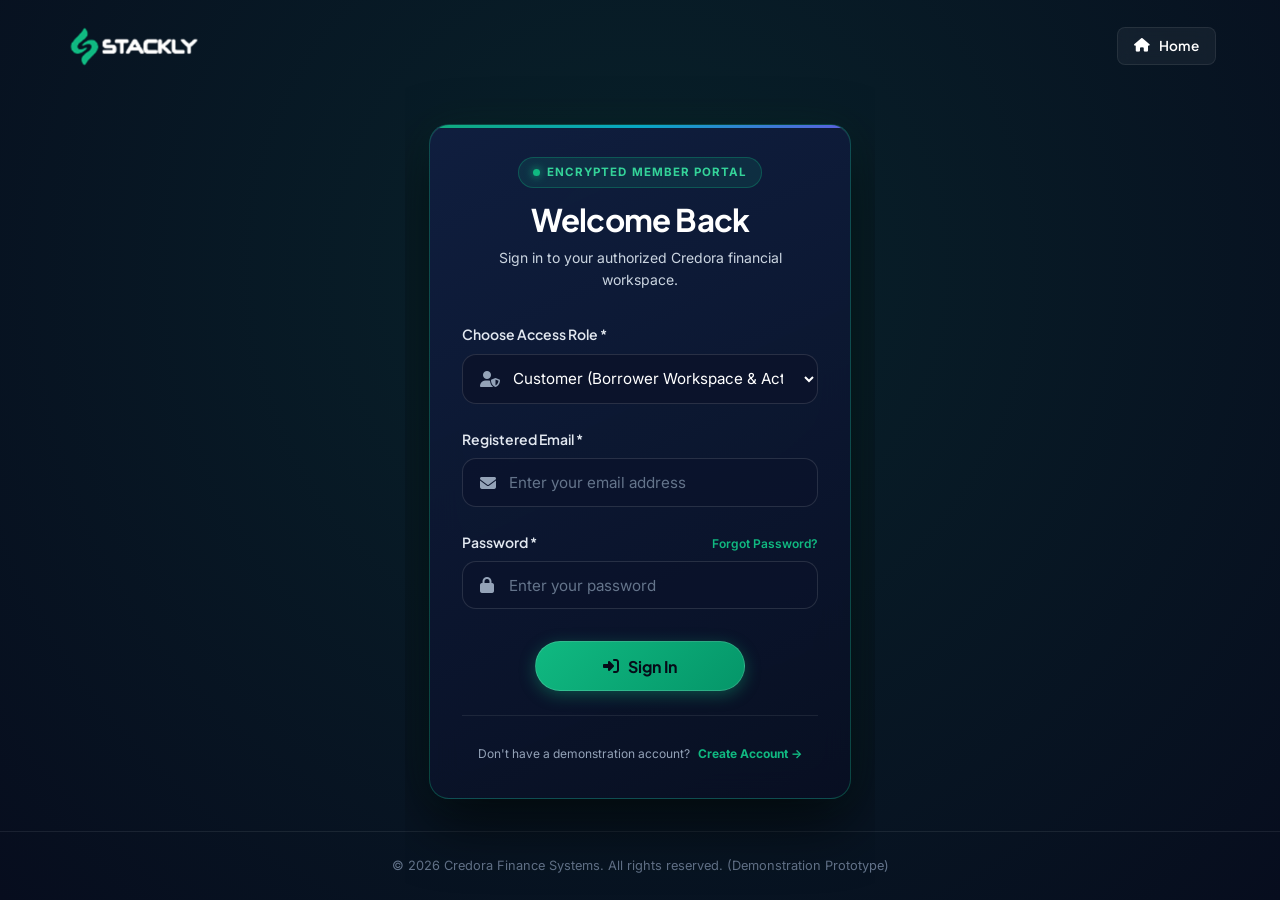
<file: login.html>
<!DOCTYPE html>
<html lang="en">
<head>
  <meta charset="UTF-8">
  <meta name="viewport" content="width=device-width, initial-scale=1.0">
  <title>Sign In — Credora Finance</title>
  <meta name="description" content="Sign in to Credora Finance's dual role-based financial portals: Admin Operations Center or Customer Workspace.">
  <meta name="keywords" content="fintech login, loan dashboard sign in, borrower login, admin portal">
  
  <link rel="icon" type="image/png" href="assets/stackly-icon.png">
  <!-- Fonts & Icons -->
  <link rel="preconnect" href="https://fonts.googleapis.com">
  <link rel="preconnect" href="https://fonts.gstatic.com" crossorigin>
  <link href="https://fonts.googleapis.com/css2?family=Inter:wght@400;500;600;700&family=Plus+Jakarta+Sans:wght@500;600;700;800&display=swap" rel="stylesheet">
  <link rel="stylesheet" href="https://cdnjs.cloudflare.com/ajax/libs/font-awesome/6.5.1/css/all.min.css">
  
  <!-- Core Styles -->
  <link rel="stylesheet" href="assets/style.css">
  <link rel="stylesheet" href="assets/responsive.css">
</head>
<body style="min-height: 100vh; display: flex; flex-direction: column; justify-content: space-between; background-color: #070D1E; background-image: radial-gradient(circle at 50% 30%, rgba(16,185,129,0.12) 0%, #070D1E 100%); background-attachment: fixed;">

  <!-- High-Tech Fintech Page Preloader -->
  <div id="pageLoader" class="page-loader" aria-hidden="true" aria-label="Loading Credora Platform">
    <div class="loader-container">
      <div class="loader-brand">
        <img src="assets/stackly-logo-white@2x.png" alt="Stackly" class="loader-logo-img">
      </div>
      <div class="loader-spinner-box">
        <div class="loader-ring-outer"></div>
        <div class="loader-ring-inner"></div>
        <img src="assets/stackly-icon.svg" alt="" class="loader-icon-core">
      </div>
      <div class="loader-progress-track">
        <div class="loader-progress-bar"></div>
      </div>
      <div class="loader-status-text">
        <span>INITIALIZING</span> <span class="pulse-word">FINTECH PLATFORM</span>
      </div>
    </div>
  </div>


  <!-- Header Minimal -->
  <header style="padding: 1.5rem 0;">
    <div class="container d-flex justify-between align-center">
      <a href="index.html" class="brand-logo" aria-label="Stackly Home">
        <img src="assets/stackly-logo-white@2x.png" alt="Stackly" class="brand-logo-img">
      </a>
      <a href="index.html" class="btn btn-secondary btn-sm"><i class="fas fa-house"></i> Home</a>
    </div>
  </header>

  <!-- Login Main Content Card -->
  <main class="container" style="max-width: 470px; margin: 2rem auto;">
    <div class="card card-glass auth-card p-4">
      
      <div class="text-center mb-4">
        <div class="auth-pill-tag"><span class="pulse-dot" style="width:7px; height:7px;"></span> Encrypted Member Portal</div>
        <h2 class="text-white mb-1" style="font-size: 1.95rem;">Welcome Back</h2>
        <p class="text-sm text-slate-300">Sign in to your authorized Credora financial workspace.</p>
      </div>

      <form id="loginForm" novalidate>
        
        <!-- Access Role Selection -->
        <div class="form-group mb-3">
          <label class="form-label" for="loginRole">Choose Access Role *</label>
          <div class="input-with-icon">
            <i class="fas fa-user-shield input-icon"></i>
            <select id="loginRole" class="form-control" required style="background:#0B132B;">
              <option value="Customer" selected>Customer (Borrower Workspace & Active Loans)</option>
              <option value="Admin">Administrator (Credit & Lending Operations Center)</option>
            </select>
          </div>
          <div class="form-error"></div>
        </div>

        <!-- Email -->
        <div class="form-group mb-3">
          <label class="form-label" for="loginEmail">Registered Email *</label>
          <div class="input-with-icon">
            <i class="fas fa-envelope input-icon"></i>
            <input type="email" id="loginEmail" class="form-control" placeholder="Enter your email address" autocomplete="email" required>
          </div>
          <div class="form-error"></div>
        </div>

        <!-- Password -->
        <div class="form-group mb-4">
          <div class="d-flex justify-between align-center mb-1">
            <label class="form-label mb-0" for="loginPassword">Password *</label>
            <a href="404.html" class="text-xs text-emerald font-semibold">Forgot Password?</a>
          </div>
          <div class="input-with-icon">
            <i class="fas fa-lock input-icon"></i>
            <input type="password" id="loginPassword" class="form-control" placeholder="Enter your password" autocomplete="current-password" required>
          </div>
          <div class="form-error"></div>
        </div>

        <!-- Compact Centered Submit Button (Functional Exception to CTA Rule) -->
        <div class="text-center mb-3">
          <button type="submit" class="btn btn-primary btn-auth-submit" id="btnLoginSubmit">
            <i class="fas fa-right-to-bracket"></i> Sign In
          </button>
        </div>

        <div class="text-center pt-3" style="border-top:1px solid rgba(255,255,255,0.08);">
          <span class="text-xs text-slate-400">Don't have a demonstration account?</span>
          <a href="signup.html" class="text-xs text-emerald font-bold ml-1">Create Account &rarr;</a>
        </div>
      </form>

    </div>
  </main>

  <!-- Footer Minimal -->
  <footer style="padding: 1.5rem 0; border-top: var(--border-glass); text-align: center; font-size: 0.8rem; color: var(--color-slate-500);">
    <div class="container">
      &copy; 2026 Credora Finance Systems. All rights reserved. (Demonstration Prototype)
    </div>
  </footer>

  <script src="assets/validation.js"></script>
  <script src="assets/main.js"></script>
  <script src="assets/auth.js"></script>
</body>
</html>
</file>
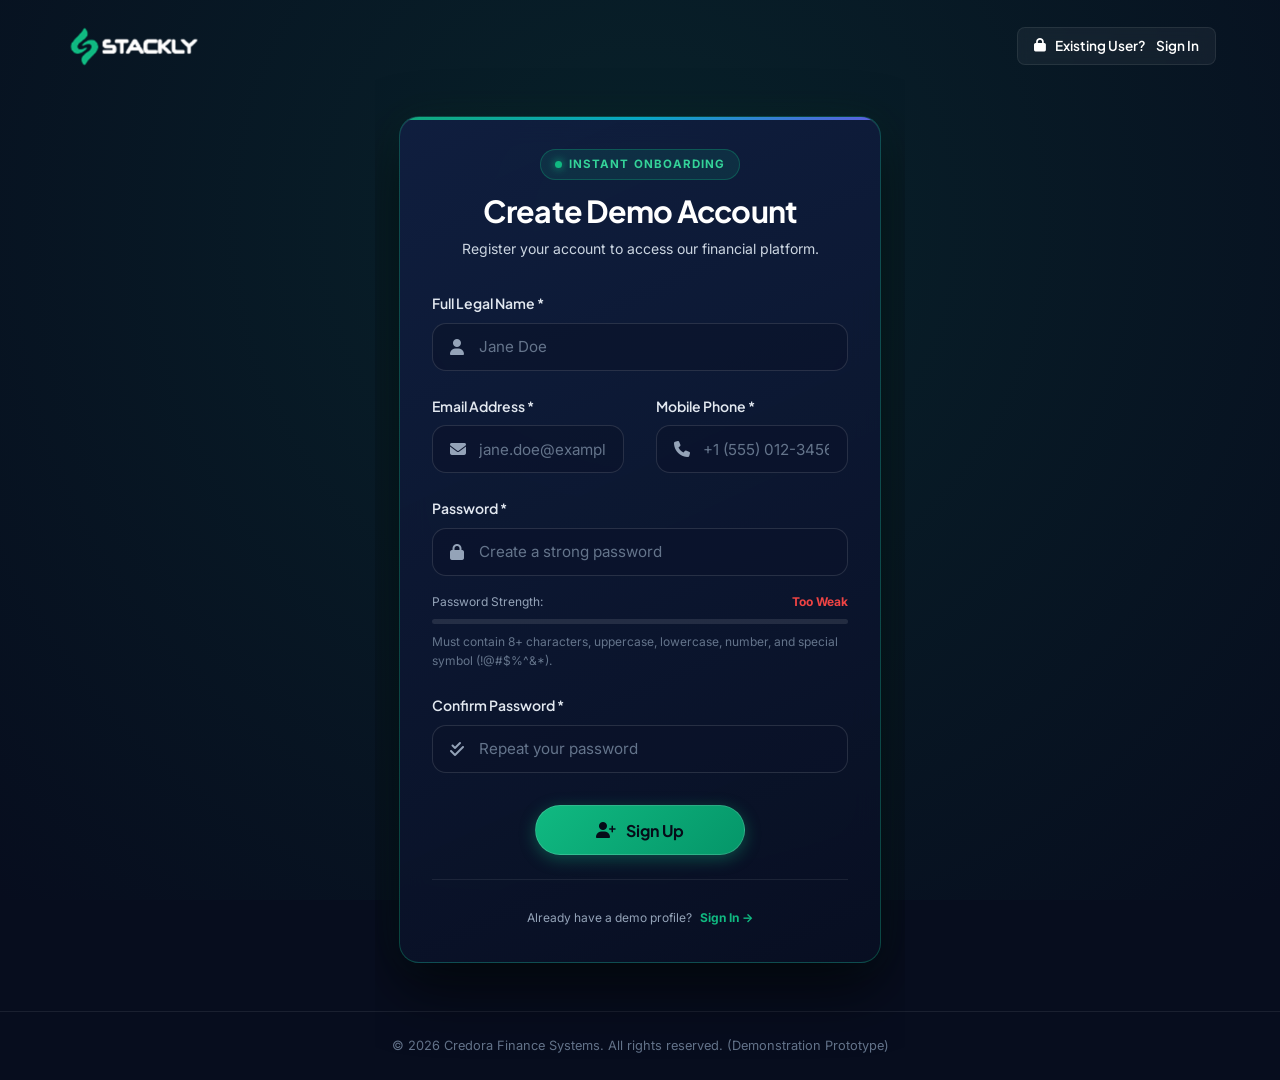
<file: signup.html>
<!DOCTYPE html>
<html lang="en">
<head>
  <meta charset="UTF-8">
  <meta name="viewport" content="width=device-width, initial-scale=1.0">
  <title>Create Demo Account — Credora Finance</title>
  <meta name="description" content="Register for a demonstration account on Credora Finance as either an Administrator or a Borrower Customer.">
  <meta name="keywords" content="fintech signup, loan platform registration, customer registration, admin account demo">
  
  <link rel="icon" type="image/png" href="assets/stackly-icon.png">
  <!-- Fonts & Icons -->
  <link rel="preconnect" href="https://fonts.googleapis.com">
  <link rel="preconnect" href="https://fonts.gstatic.com" crossorigin>
  <link href="https://fonts.googleapis.com/css2?family=Inter:wght@400;500;600;700&family=Plus+Jakarta+Sans:wght@500;600;700;800&display=swap" rel="stylesheet">
  <link rel="stylesheet" href="https://cdnjs.cloudflare.com/ajax/libs/font-awesome/6.5.1/css/all.min.css">
  
  <!-- Core Styles -->
  <link rel="stylesheet" href="assets/style.css">
  <link rel="stylesheet" href="assets/responsive.css">
</head>
<body style="min-height: 100vh; display: flex; flex-direction: column; justify-content: space-between; background-color: #070D1E; background-image: radial-gradient(circle at 50% 25%, rgba(16,185,129,0.12) 0%, #070D1E 100%); background-attachment: fixed;">

  <!-- High-Tech Fintech Page Preloader -->
  <div id="pageLoader" class="page-loader" aria-hidden="true" aria-label="Loading Credora Platform">
    <div class="loader-container">
      <div class="loader-brand">
        <img src="assets/stackly-logo-white@2x.png" alt="Stackly" class="loader-logo-img">
      </div>
      <div class="loader-spinner-box">
        <div class="loader-ring-outer"></div>
        <div class="loader-ring-inner"></div>
        <img src="assets/stackly-icon.svg" alt="" class="loader-icon-core">
      </div>
      <div class="loader-progress-track">
        <div class="loader-progress-bar"></div>
      </div>
      <div class="loader-status-text">
        <span>INITIALIZING</span> <span class="pulse-word">FINTECH PLATFORM</span>
      </div>
    </div>
  </div>


  <!-- Header Minimal -->
  <header style="padding: 1.5rem 0;">
    <div class="container d-flex justify-between align-center">
      <a href="index.html" class="brand-logo" aria-label="Stackly Home">
        <img src="assets/stackly-logo-white@2x.png" alt="Stackly" class="brand-logo-img">
      </a>
      <a href="login.html" class="btn btn-secondary btn-sm"><i class="fas fa-lock"></i> <span class="hide-on-mobile">Existing User? </span>Sign In</a>
    </div>
  </header>

  <!-- Signup Main Card -->
  <main class="container" style="max-width: 530px; margin: 1.5rem auto 3rem;">
    <div class="card card-glass auth-card p-4">
      
      <div class="text-center mb-4">
        <div class="auth-pill-tag"><span class="pulse-dot" style="width:7px; height:7px;"></span> Instant Onboarding</div>
        <h2 class="text-white mb-1" style="font-size: 1.9rem;">Create Demo Account</h2>
        <p class="text-sm text-slate-300">Register your account to access our financial platform.</p>
      </div>

      <form id="signupForm" novalidate>
        
        <!-- Full Name -->
        <div class="form-group mb-3">
          <label class="form-label" for="signupName">Full Legal Name *</label>
          <div class="input-with-icon">
            <i class="fas fa-user input-icon"></i>
            <input type="text" id="signupName" class="form-control" placeholder="Jane Doe" required>
          </div>
          <div class="form-error"></div>
        </div>

        <!-- Email & Phone Grid -->
        <div class="grid-2 mb-3">
          <div class="form-group mb-0">
            <label class="form-label" for="signupEmail">Email Address *</label>
            <div class="input-with-icon">
              <i class="fas fa-envelope input-icon"></i>
              <input type="email" id="signupEmail" class="form-control" placeholder="jane.doe@example.com" required>
            </div>
            <div class="form-error"></div>
          </div>

          <div class="form-group mb-0">
            <label class="form-label" for="signupPhone">Mobile Phone *</label>
            <div class="input-with-icon">
              <i class="fas fa-phone input-icon"></i>
              <input type="tel" id="signupPhone" class="form-control" placeholder="+1 (555) 012-3456" required>
            </div>
            <div class="form-error"></div>
          </div>
        </div>

        <!-- Password -->
        <div class="form-group mb-3">
          <label class="form-label" for="signupPassword">Password *</label>
          <div class="input-with-icon">
            <i class="fas fa-lock input-icon"></i>
            <input type="password" id="signupPassword" class="form-control" placeholder="Create a strong password" required>
          </div>
          
          <!-- Live Password Strength Indicator -->
          <div class="mt-2">
            <div class="d-flex justify-between text-xs mb-1">
              <span class="text-slate-400">Password Strength:</span>
              <span id="passwordStrengthLabel" class="font-bold text-danger">Too Weak</span>
            </div>
            <div style="height: 5px; background: rgba(255,255,255,0.1); border-radius: 3px; overflow: hidden;">
              <div id="passwordStrengthBar" style="width: 0%; height: 100%; background: #EF4444; transition: width 0.3s ease, background-color 0.3s ease;"></div>
            </div>
          </div>
          <small class="text-xs text-slate-500 d-block mt-1">
            Must contain 8+ characters, uppercase, lowercase, number, and special symbol (!@#$%^&*).
          </small>
          <div class="form-error"></div>
        </div>

        <!-- Confirm Password -->
        <div class="form-group mb-4">
          <label class="form-label" for="signupConfirmPassword">Confirm Password *</label>
          <div class="input-with-icon">
            <i class="fas fa-check-double input-icon"></i>
            <input type="password" id="signupConfirmPassword" class="form-control" placeholder="Repeat your password" required>
          </div>
          <div class="form-error"></div>
        </div>

        <!-- Compact Centered Submit Button (Functional Exception to CTA Rule) -->
        <div class="text-center mb-3">
          <button type="submit" class="btn btn-primary btn-auth-submit" id="btnSignupSubmit">
            <i class="fas fa-user-plus"></i> Sign Up
          </button>
        </div>

        <div class="text-center pt-3" style="border-top:1px solid rgba(255,255,255,0.08);">
          <span class="text-xs text-slate-400">Already have a demo profile?</span>
          <a href="login.html" class="text-xs text-emerald font-bold ml-1">Sign In &rarr;</a>
        </div>
      </form>

    </div>
  </main>

  <!-- Footer Minimal -->
  <footer style="padding: 1.5rem 0; border-top: var(--border-glass); text-align: center; font-size: 0.8rem; color: var(--color-slate-500);">
    <div class="container">
      &copy; 2026 Credora Finance Systems. All rights reserved. (Demonstration Prototype)
    </div>
  </footer>

  <script src="assets/validation.js"></script>
  <script src="assets/main.js"></script>
  <script src="assets/auth.js"></script>
</body>
</html>
</file>
<file: assets/style.css>
/* ==========================================================================
   Credora Finance — Premium Fintech Design System
   Brand: Credora Finance (Fictional Demo Brand)
   Colors: Deep Navy (#0B132B, #0F172A), Emerald Green (#10B981, #059669), Soft Off-White (#F8FAFC)
   ========================================================================== */

:root {
  /* Color Palette */
  --color-bg-dark: #070D1E;
  --color-bg-card: #0F1A36;
  --color-bg-card-hover: #16244A;
  --color-bg-card-alt: #132042;
  --color-bg-surface: #0A1227;
  --color-bg-light: #F8FAFC;
  --color-bg-light-surface: #FFFFFF;
  --color-bg-light-alt: #F1F5F9;

  /* Primary Accent: Emerald */
  --color-primary: #10B981;
  --color-primary-hover: #059669;
  --color-primary-light: #34D399;
  --color-primary-subtle: rgba(16, 185, 129, 0.12);
  --color-primary-glow: rgba(16, 185, 129, 0.35);

  /* Secondary Navy & Slate */
  --color-navy-dark: #060B18;
  --color-navy: #0B132B;
  --color-navy-surface: #1C2541;
  --color-slate-100: #F1F5F9;
  --color-slate-200: #E2E8F0;
  --color-slate-300: #CBD5E1;
  --color-slate-400: #94A3B8;
  --color-slate-500: #64748B;
  --color-slate-600: #475569;
  --color-slate-700: #334155;
  --color-slate-800: #1E293B;
  --color-slate-900: #0F172A;

  /* Functional Status Colors */
  --color-success: #10B981;
  --color-success-bg: rgba(16, 185, 129, 0.12);
  --color-warning: #F59E0B;
  --color-warning-bg: rgba(245, 158, 11, 0.12);
  --color-danger: #EF4444;
  --color-danger-bg: rgba(239, 68, 68, 0.12);
  --color-info: #3B82F6;
  --color-info-bg: rgba(59, 130, 246, 0.12);

  /* Typography */
  --font-heading: 'Plus Jakarta Sans', -apple-system, BlinkMacSystemFont, 'Segoe UI', Roboto, sans-serif;
  --font-body: 'Inter', -apple-system, BlinkMacSystemFont, 'Segoe UI', Roboto, sans-serif;

  /* Spacing */
  --nav-height: 80px;
  --radius-sm: 8px;
  --radius-md: 14px;
  --radius-lg: 20px;
  --radius-xl: 28px;
  --radius-full: 9999px;

  /* Shadows & Glass */
  --shadow-sm: 0 2px 4px rgba(0, 0, 0, 0.15);
  --shadow-md: 0 8px 24px rgba(0, 0, 0, 0.25);
  --shadow-lg: 0 16px 40px rgba(0, 0, 0, 0.35);
  --shadow-glow: 0 0 30px rgba(16, 185, 129, 0.25);
  --shadow-card: 0 10px 30px -10px rgba(2, 6, 23, 0.7);

  --border-glass: 1px solid rgba(255, 255, 255, 0.08);
  --border-glass-hover: 1px solid rgba(16, 185, 129, 0.4);
  --border-glass-active: 1px solid rgba(16, 185, 129, 0.7);

  /* Transitions */
  --transition-fast: 0.2s cubic-bezier(0.16, 1, 0.3, 1);
  --transition-normal: 0.3s cubic-bezier(0.16, 1, 0.3, 1);
  --transition-slow: 0.6s cubic-bezier(0.16, 1, 0.3, 1);
}

/* ==========================================================================
   CSS Reset & Base
   ========================================================================== */
*, *::before, *::after {
  box-sizing: border-box;
  margin: 0;
  padding: 0;
}

html {
  font-size: 16px;
  scroll-behavior: smooth;
  text-rendering: optimizeLegibility;
  -webkit-font-smoothing: antialiased;
  -moz-osx-font-smoothing: grayscale;
  background-color: var(--color-bg-dark);
  overflow-x: hidden;
  width: 100%;
  max-width: 100%;
  box-sizing: border-box;
}

body {
  font-family: var(--font-body);
  background-color: var(--color-bg-dark);
  background-attachment: fixed;
  color: var(--color-slate-200);
  line-height: 1.6;
  overflow-x: hidden;
  width: 100%;
  max-width: 100%;
  position: relative;
  box-sizing: border-box;
}

main, section, .section, .hero-wrapper, .page-header-banner, .cta-section, .split-section {
  overflow-x: clip;
  max-width: 100%;
  box-sizing: border-box;
}

.hero-wrapper {
  overflow: hidden !important;
}

/* Accessible reduced motion */
@media (prefers-reduced-motion: reduce) {
  *, *::before, *::after {
    animation-duration: 0.01ms !important;
    animation-iteration-count: 1 !important;
    transition-duration: 0.01ms !important;
    scroll-behavior: auto !important;
  }
}

a {
  color: inherit;
  text-decoration: none;
  transition: var(--transition-fast);
}

img {
  max-width: 100%;
  height: auto;
  display: block;
}

ul, ol {
  list-style: none;
}

button, input, select, textarea {
  font-family: inherit;
  font-size: inherit;
  color: inherit;
  border: none;
  outline: none;
  background: none;
}

button {
  cursor: pointer;
}

/* Focus Visible for Accessibility */
:focus-visible {
  outline: 2px solid var(--color-primary);
  outline-offset: 3px;
  border-radius: var(--radius-sm);
}

/* Typography Utility */
h1, h2, h3, h4, h5, h6 {
  font-family: var(--font-heading);
  color: #FFFFFF;
  font-weight: 700;
  line-height: 1.2;
}

h1 { font-size: clamp(2.25rem, 5vw, 3.75rem); letter-spacing: -0.03em; }
h2 { font-size: clamp(1.85rem, 4vw, 2.75rem); letter-spacing: -0.025em; }
h3 { font-size: clamp(1.35rem, 2.5vw, 1.85rem); letter-spacing: -0.015em; }
h4 { font-size: 1.25rem; }
h5 { font-size: 1.1rem; }
h6 { font-size: 0.95rem; }

p {
  color: var(--color-slate-300);
  font-size: 1rem;
}

.text-gradient {
  background: linear-gradient(135deg, #FFFFFF 30%, var(--color-primary-light) 100%);
  -webkit-background-clip: text;
  -webkit-text-fill-color: transparent;
}

.text-gradient-emerald {
  background: linear-gradient(135deg, var(--color-primary-light) 0%, #10B981 50%, #059669 100%);
  -webkit-background-clip: text;
  -webkit-text-fill-color: transparent;
}

.text-muted { color: var(--color-slate-400); }
.text-emerald { color: var(--color-primary); }
.text-white { color: #FFFFFF; }
.font-bold { font-weight: 700; }
.font-semibold { font-weight: 600; }
.font-medium { font-weight: 500; }

/* Layout Containers */
.container {
  width: 100%;
  max-width: 1280px;
  margin-left: auto;
  margin-right: auto;
  padding-left: 1.5rem;
  padding-right: 1.5rem;
}

.container-wide {
  width: 100%;
  max-width: 1440px;
  margin-left: auto;
  margin-right: auto;
  padding-left: 1.5rem;
  padding-right: 1.5rem;
}

.container-narrow {
  width: 100%;
  max-width: 960px;
  margin-left: auto;
  margin-right: auto;
  padding-left: 1.5rem;
  padding-right: 1.5rem;
}

/* Section Wrapper */
.section {
  padding: 6.5rem 0;
  position: relative;
  z-index: 1;
}

.section-dark-alt {
  background-color: var(--color-bg-surface);
}

.section-light {
  background-color: var(--color-bg-light);
  color: var(--color-slate-800);
}

.section-light h2, .section-light h3, .section-light h4 {
  color: var(--color-slate-900);
}

.section-light p {
  color: var(--color-slate-600);
}

.section-light .card {
  background-color: #FFFFFF;
  border: 1px solid var(--color-slate-200);
  box-shadow: 0 4px 20px rgba(0, 0, 0, 0.05);
}

.section-light .card:hover {
  border-color: var(--color-primary);
  box-shadow: 0 12px 30px rgba(16, 185, 129, 0.12);
}

/* Section Header */
.section-header {
  margin-bottom: 3.5rem;
}

.section-header.text-center {
  text-align: center;
  max-width: 760px;
  margin-left: auto;
  margin-right: auto;
}

.section-badge {
  display: inline-flex;
  align-items: center;
  gap: 0.5rem;
  padding: 0.35rem 1rem;
  background: var(--color-primary-subtle);
  border: 1px solid rgba(16, 185, 129, 0.25);
  color: var(--color-primary);
  font-size: 0.825rem;
  font-weight: 600;
  text-transform: uppercase;
  letter-spacing: 0.08em;
  border-radius: var(--radius-full);
  margin-bottom: 1rem;
}

.section-badge i {
  font-size: 0.75rem;
}

.section-title {
  margin-bottom: 1rem;
}

.section-subtitle {
  font-size: 1.125rem;
  color: var(--color-slate-300);
  max-width: 680px;
}

.section-light .section-subtitle {
  color: var(--color-slate-600);
}

/* ==========================================================================
   Header & Navigation
   ========================================================================== */
.site-header {
  position: fixed !important;
  top: 0;
  left: 0;
  right: 0;
  width: 100%;
  height: var(--nav-height);
  background: rgba(7, 13, 30, 0.94);
  backdrop-filter: blur(16px);
  -webkit-backdrop-filter: blur(16px);
  border-bottom: var(--border-glass);
  z-index: 1000;
  transition: var(--transition-normal);
}

.site-header ~ main,
#mainContent {
  padding-top: var(--nav-height);
}

.site-header.scrolled {
  background: rgba(7, 13, 30, 0.98);
  box-shadow: var(--shadow-md);
  border-bottom-color: rgba(16, 185, 129, 0.2);
}

.nav-container {
  display: grid;
  grid-template-columns: 1fr auto 1fr;
  align-items: center;
  height: 100%;
}

/* Logo */
.brand-logo {
  justify-self: start;
  display: flex;
  align-items: center;
  gap: 0.75rem;
  text-decoration: none;
}

.brand-logo-img {
  height: 44px;
  width: auto;
  max-width: 190px;
  display: block;
  object-fit: contain;
  transition: transform var(--transition-fast), filter var(--transition-fast);
}

.brand-logo:hover .brand-logo-img {
  transform: scale(1.03);
  filter: drop-shadow(0 0 10px rgba(16, 185, 129, 0.4));
}

.brand-icon {
  width: 40px;
  height: 40px;
  border-radius: 10px;
  background: linear-gradient(135deg, var(--color-primary) 0%, #059669 100%);
  display: flex;
  align-items: center;
  justify-content: center;
  color: #060B18;
  font-size: 1.2rem;
  box-shadow: 0 0 15px var(--color-primary-glow);
  transform: rotate(-3deg);
  transition: var(--transition-fast);
}

.brand-logo:hover .brand-icon {
  transform: rotate(0deg) scale(1.05);
}

.brand-logo span.accent {
  color: var(--color-primary);
}

.demo-pill {
  font-size: 0.65rem;
  font-weight: 700;
  text-transform: uppercase;
  background: rgba(255, 255, 255, 0.1);
  color: var(--color-slate-300);
  padding: 0.15rem 0.45rem;
  border-radius: 4px;
  letter-spacing: 0.05em;
  margin-left: 0.25rem;
}

/* Navigation Links (Centered, exactly 5 links) */
.nav-menu {
  justify-self: center;
  display: flex;
  align-items: center;
  gap: 2.25rem;
  margin: 0;
}

.nav-link {
  font-size: 0.95rem;
  font-weight: 500;
  color: var(--color-slate-300);
  position: relative;
  padding: 0.5rem 0;
  transition: color var(--transition-fast);
}

.nav-link:hover {
  color: #FFFFFF;
}

.nav-link.active {
  color: #FFFFFF;
  font-weight: 600;
}

.nav-link::after {
  content: '';
  position: absolute;
  bottom: 0;
  left: 0;
  width: 0%;
  height: 2.5px;
  background: var(--color-primary);
  border-radius: 2px;
  transition: width var(--transition-fast);
}

.nav-link:hover::after, .nav-link.active::after {
  width: 100%;
}

/* Mobile Actions inside menu (strictly hidden on desktop) */
.nav-actions-mobile {
  display: none !important;
}

.nav-actions {
  justify-self: end;
  display: flex;
  align-items: center;
  gap: 0.85rem;
}

/* Header Specific Pill Buttons matching reference */
.btn-header-login {
  display: inline-flex;
  align-items: center;
  gap: 0.55rem;
  padding: 0.5rem 1.4rem;
  border-radius: var(--radius-full);
  border: 1.5px solid rgba(255, 255, 255, 0.25);
  background: transparent;
  color: #FFFFFF;
  font-size: 0.9rem;
  font-weight: 600;
  font-family: var(--font-heading);
  text-decoration: none;
  cursor: pointer;
  transition: all var(--transition-fast);
  white-space: nowrap;
}

.btn-header-login:hover {
  border-color: var(--color-primary);
  color: var(--color-primary);
  background: var(--color-primary-subtle);
  transform: translateY(-1px);
}

.btn-header-signup {
  display: inline-flex;
  align-items: center;
  gap: 0.55rem;
  padding: 0.55rem 1.5rem;
  border-radius: var(--radius-full);
  background: linear-gradient(135deg, #0d3b2e 0%, #059669 100%);
  border: 1px solid rgba(16, 185, 129, 0.4);
  color: #FFFFFF;
  font-size: 0.9rem;
  font-weight: 600;
  font-family: var(--font-heading);
  text-decoration: none;
  cursor: pointer;
  box-shadow: 0 4px 14px rgba(5, 150, 105, 0.25);
  transition: all var(--transition-fast);
  white-space: nowrap;
}

.btn-header-signup:hover {
  background: linear-gradient(135deg, #10B981 0%, #059669 100%);
  box-shadow: 0 6px 20px rgba(16, 185, 129, 0.4);
  transform: translateY(-1px);
  color: #060B18;
}

/* Mobile Toggle */
.mobile-toggle {
  display: none;
  flex-direction: column;
  justify-content: space-between;
  width: 28px;
  height: 20px;
  cursor: pointer;
  z-index: 1010;
}

.mobile-toggle span {
  display: block;
  height: 2px;
  width: 100%;
  background: #FFFFFF;
  border-radius: 2px;
  transition: var(--transition-normal);
}

.mobile-toggle.active span:nth-child(1) {
  transform: translateY(9px) rotate(45deg);
}
.mobile-toggle.active span:nth-child(2) {
  opacity: 0;
}
.mobile-toggle.active span:nth-child(3) {
  transform: translateY(-9px) rotate(-45deg);
}

/* ==========================================================================
   Buttons & CTAs
   ========================================================================== */
.btn {
  display: inline-flex;
  align-items: center;
  justify-content: center;
  gap: 0.6rem;
  font-family: var(--font-heading);
  font-weight: 600;
  font-size: 0.95rem;
  padding: 0.75rem 1.65rem;
  border-radius: var(--radius-md);
  transition: all var(--transition-fast);
  text-decoration: none;
  cursor: pointer;
  white-space: nowrap;
}

.btn-primary {
  background: linear-gradient(135deg, var(--color-primary) 0%, #059669 100%);
  color: #060B18;
  box-shadow: 0 4px 16px var(--color-primary-glow);
  border: 1px solid rgba(255, 255, 255, 0.15);
}

.btn-primary:hover {
  background: linear-gradient(135deg, #34D399 0%, #10B981 100%);
  transform: translateY(-2px);
  box-shadow: 0 8px 24px rgba(16, 185, 129, 0.45);
  color: #060B18;
}

.btn-secondary {
  background: rgba(255, 255, 255, 0.05);
  color: #FFFFFF;
  border: var(--border-glass);
  backdrop-filter: blur(8px);
}

.btn-secondary:hover {
  background: rgba(255, 255, 255, 0.1);
  border-color: rgba(255, 255, 255, 0.25);
  transform: translateY(-2px);
  color: #FFFFFF;
}

.btn-outline-emerald {
  background: transparent;
  color: var(--color-primary);
  border: 1px solid var(--color-primary);
}

.btn-outline-emerald:hover {
  background: var(--color-primary-subtle);
  transform: translateY(-2px);
  box-shadow: 0 4px 16px var(--color-primary-glow);
}

.btn-sm {
  padding: 0.45rem 1rem;
  font-size: 0.85rem;
  border-radius: var(--radius-sm);
}

.btn-lg {
  padding: 0.95rem 2.25rem;
  font-size: 1.05rem;
  border-radius: var(--radius-lg);
}

/* ==========================================================================
   Cards & Glass Surfaces
   ========================================================================== */
.card {
  background: var(--color-bg-card);
  border: var(--border-glass);
  border-radius: var(--radius-lg);
  padding: 2rem;
  transition: transform var(--transition-normal), box-shadow var(--transition-normal), border-color var(--transition-normal);
  position: relative;
  overflow: hidden;
  display: flex;
  flex-direction: column;
  height: 100%;
}

.card:hover {
  border-color: rgba(16, 185, 129, 0.35);
  transform: translateY(-4px);
  box-shadow: var(--shadow-card), 0 0 25px rgba(16, 185, 129, 0.1);
}

.card-glass {
  background: rgba(15, 26, 54, 0.65);
  backdrop-filter: blur(14px);
  -webkit-backdrop-filter: blur(14px);
}

.card-icon {
  width: 56px;
  height: 56px;
  border-radius: var(--radius-md);
  background: var(--color-primary-subtle);
  border: 1px solid rgba(16, 185, 129, 0.2);
  display: flex;
  align-items: center;
  justify-content: center;
  font-size: 1.4rem;
  color: var(--color-primary);
  margin-bottom: 1.5rem;
  transition: var(--transition-fast);
}

.card:hover .card-icon {
  background: var(--color-primary);
  color: #060B18;
  transform: scale(1.08);
}

/* 3D Perspective Card Tilt Base */
.tilt-card {
  transform-style: preserve-3d;
  perspective: 1000px;
}

.tilt-inner {
  transform: translateZ(20px);
  display: flex;
  flex-direction: column;
  height: 100%;
  width: 100%;
}

/* Auto-push bottom actions in cards */
.card .btn-outline-emerald,
.card .btn-primary,
.card a.text-emerald {
  margin-top: auto;
}

/* ==========================================================================
   Grids & Layout Systems
   ========================================================================== */
.grid-2 {
  display: grid;
  grid-template-columns: repeat(2, 1fr);
  gap: 2rem;
}

.grid-3 {
  display: grid;
  grid-template-columns: repeat(3, 1fr);
  gap: 2rem;
}

.grid-4 {
  display: grid;
  grid-template-columns: repeat(4, 1fr);
  gap: 1.75rem;
}

.split-section {
  display: grid;
  grid-template-columns: 1fr 1fr;
  gap: 4rem;
  align-items: center;
}

/* ==========================================================================
   Badges, Pills & Indicators
   ========================================================================== */
.badge {
  display: inline-flex;
  align-items: center;
  gap: 0.4rem;
  padding: 0.25rem 0.75rem;
  border-radius: var(--radius-full);
  font-size: 0.75rem;
  font-weight: 600;
  text-transform: uppercase;
  letter-spacing: 0.05em;
}

.badge-success { background: var(--color-success-bg); color: var(--color-success); border: 1px solid rgba(16, 185, 129, 0.3); }
.badge-warning { background: var(--color-warning-bg); color: var(--color-warning); border: 1px solid rgba(245, 158, 11, 0.3); }
.badge-danger { background: var(--color-danger-bg); color: var(--color-danger); border: 1px solid rgba(239, 68, 68, 0.3); }
.badge-info { background: var(--color-info-bg); color: var(--color-info); border: 1px solid rgba(59, 130, 246, 0.3); }

.pulse-dot {
  width: 8px;
  height: 8px;
  border-radius: 50%;
  background: var(--color-primary);
  box-shadow: 0 0 8px var(--color-primary);
  animation: pulseAnimation 2s infinite;
}

@keyframes pulseAnimation {
  0% { transform: scale(0.95); box-shadow: 0 0 0 0 rgba(16, 185, 129, 0.7); }
  70% { transform: scale(1.1); box-shadow: 0 0 0 8px rgba(16, 185, 129, 0); }
  100% { transform: scale(0.95); box-shadow: 0 0 0 0 rgba(16, 185, 129, 0); }
}

/* ==========================================================================
   Hero Section 3D Composition
   ========================================================================== */
.hero-wrapper {
  min-height: calc(100vh - var(--nav-height));
  padding-top: 3.5rem;
  padding-bottom: 5rem;
  display: flex;
  align-items: center;
  position: relative;
  overflow: hidden;
  background: radial-gradient(circle at 75% 25%, rgba(16, 185, 129, 0.12) 0%, transparent 60%),
              radial-gradient(circle at 20% 80%, rgba(11, 19, 43, 0.9) 0%, transparent 50%),
              var(--color-bg-dark);
}

.hero-grid {
  display: grid;
  grid-template-columns: 1.15fr 0.85fr;
  gap: 3.5rem;
  align-items: center;
}

.hero-content {
  position: relative;
  z-index: 2;
}

.hero-cta-group {
  display: flex;
  flex-wrap: wrap;
  gap: 1.25rem;
  margin-top: 2.25rem;
  margin-bottom: 2.5rem;
}

.hero-stats {
  display: flex;
  gap: 2.5rem;
  border-top: var(--border-glass);
  padding-top: 1.75rem;
}

.hero-stat-item h4 {
  font-size: 1.75rem;
  color: #FFFFFF;
}

.hero-stat-item p {
  font-size: 0.85rem;
  color: var(--color-slate-400);
}

/* 3D Dashboard Mockup Stage */
.hero-visual-stage {
  perspective: 1200px;
  position: relative;
  width: 100%;
}

.hero-3d-board {
  position: relative;
  transform: rotateY(-10deg) rotateX(8deg);
  transform-style: preserve-3d;
  transition: transform 0.5s ease-out;
  border-radius: var(--radius-xl);
  box-shadow: -20px 30px 60px rgba(0, 0, 0, 0.6), 0 0 40px rgba(16, 185, 129, 0.15);
}

.hero-3d-board:hover {
  transform: rotateY(-3deg) rotateX(3deg);
}

.hero-main-card {
  background: linear-gradient(145deg, #0F1A36 0%, #070D1E 100%);
  border: 1px solid rgba(16, 185, 129, 0.35);
  border-radius: var(--radius-xl);
  padding: 1.75rem;
  position: relative;
  overflow: hidden;
}

.hero-floating-card-1 {
  position: absolute;
  top: -25px;
  right: -30px;
  background: rgba(15, 26, 54, 0.85);
  backdrop-filter: blur(12px);
  border: 1px solid rgba(16, 185, 129, 0.4);
  padding: 1.1rem 1.4rem;
  border-radius: var(--radius-md);
  box-shadow: var(--shadow-lg);
  transform: translateZ(50px);
  animation: floatSlow 6s ease-in-out infinite alternate;
}

.hero-floating-card-2 {
  position: absolute;
  bottom: -25px;
  left: -30px;
  background: rgba(15, 26, 54, 0.85);
  backdrop-filter: blur(12px);
  border: 1px solid rgba(255, 255, 255, 0.15);
  padding: 1.1rem 1.4rem;
  border-radius: var(--radius-md);
  box-shadow: var(--shadow-lg);
  transform: translateZ(60px);
  animation: floatSlow2 7s ease-in-out infinite alternate;
}

@keyframes floatSlow {
  0% { transform: translateZ(50px) translateY(0); }
  100% { transform: translateZ(50px) translateY(-14px); }
}

@keyframes floatSlow2 {
  0% { transform: translateZ(60px) translateY(0); }
  100% { transform: translateZ(60px) translateY(12px); }
}

/* ==========================================================================
   Accordion Component (FAQ)
   ========================================================================== */
.accordion {
  display: flex;
  flex-direction: column;
  gap: 1rem;
}

.accordion-item {
  background: var(--color-bg-card);
  border: var(--border-glass);
  border-radius: var(--radius-md);
  overflow: hidden;
  transition: var(--transition-fast);
}

.accordion-item.active {
  border-color: rgba(16, 185, 129, 0.4);
  background: var(--color-bg-card-hover);
}

.accordion-header {
  width: 100%;
  padding: 1.25rem 1.75rem;
  display: flex;
  align-items: center;
  justify-content: space-between;
  text-align: left;
  font-family: var(--font-heading);
  font-weight: 600;
  font-size: 1.1rem;
  color: #FFFFFF;
}

.accordion-icon {
  font-size: 1rem;
  color: var(--color-primary);
  transition: transform var(--transition-normal);
}

.accordion-item.active .accordion-icon {
  transform: rotate(180deg);
}

.accordion-content {
  max-height: 0;
  overflow: hidden;
  transition: max-height var(--transition-normal), padding var(--transition-normal);
  padding: 0 1.75rem;
}

.accordion-item.active .accordion-content {
  padding: 0 1.75rem 1.5rem 1.75rem;
  max-height: 400px;
}

/* ==========================================================================
   Forms & Controls
   ========================================================================== */
.form-group {
  margin-bottom: 1.5rem;
}

.form-label {
  display: block;
  font-family: var(--font-heading);
  font-size: 0.875rem;
  font-weight: 600;
  color: var(--color-slate-200);
  margin-bottom: 0.5rem;
}

.form-control {
  width: 100%;
  padding: 0.85rem 1.15rem;
  background: rgba(11, 19, 43, 0.6);
  border: 1px solid rgba(255, 255, 255, 0.12);
  border-radius: var(--radius-md);
  color: #FFFFFF;
  font-size: 0.95rem;
  transition: var(--transition-fast);
}

.form-control:focus {
  border-color: var(--color-primary);
  box-shadow: 0 0 0 3px var(--color-primary-subtle);
  background: rgba(11, 19, 43, 0.9);
}

.form-control.is-invalid {
  border-color: var(--color-danger);
  box-shadow: 0 0 0 3px var(--color-danger-bg);
}

.form-control.is-invalid:focus {
  border-color: var(--color-danger);
  box-shadow: 0 0 0 3px var(--color-danger-bg);
}

.inline-redirect-form {
  align-items: flex-start;
  flex-wrap: wrap;
}

.form-control::placeholder {
  color: var(--color-slate-500);
}

.form-error {
  color: var(--color-danger);
  font-size: 0.8rem;
  margin-top: 0.35rem;
  display: none;
}

.form-error.visible {
  display: block;
}

.input-with-icon {
  position: relative;
}

.input-with-icon .input-icon {
  position: absolute;
  left: 1.1rem;
  top: 50%;
  transform: translateY(-50%);
  color: var(--color-slate-400);
}

.input-with-icon .form-control {
  padding-left: 2.85rem;
}

/* Slider Controls */
.range-slider-wrapper {
  margin-top: 0.5rem;
}

.range-slider {
  width: 100%;
  height: 6px;
  border-radius: 4px;
  background: var(--color-slate-700);
  outline: none;
  -webkit-appearance: none;
  cursor: pointer;
}

.range-slider::-webkit-slider-thumb {
  -webkit-appearance: none;
  width: 20px;
  height: 20px;
  border-radius: 50%;
  background: var(--color-primary);
  cursor: pointer;
  box-shadow: 0 0 10px var(--color-primary-glow);
  transition: var(--transition-fast);
}

.range-slider::-webkit-slider-thumb:hover {
  transform: scale(1.2);
}

/* ==========================================================================
   Toast Notification System
   ========================================================================== */
.toast-container {
  position: fixed;
  bottom: 2rem;
  right: 2rem;
  display: flex;
  flex-direction: column;
  gap: 0.75rem;
  z-index: 9999;
  pointer-events: none;
}

.toast {
  pointer-events: auto;
  background: var(--color-bg-card);
  border: 1px solid rgba(16, 185, 129, 0.3);
  padding: 1rem 1.5rem;
  border-radius: var(--radius-md);
  box-shadow: var(--shadow-lg);
  display: flex;
  align-items: center;
  gap: 0.75rem;
  color: #FFFFFF;
  font-size: 0.9rem;
  transform: translateX(120%);
  transition: transform var(--transition-normal);
  max-width: 380px;
}

.toast.show {
  transform: translateX(0);
}

.toast.toast-success { border-color: var(--color-success); }
.toast.toast-error { border-color: var(--color-danger); }
.toast.toast-info { border-color: var(--color-info); }

/* ==========================================================================
   Footer
   ========================================================================== */
/* ==========================================================================
   Footer Component (Matching Reference)
   ========================================================================== */
.site-footer {
  background: #040814;
  border-top: var(--border-glass);
  padding: 4.5rem 0 2rem 0;
  position: relative;
  z-index: 10;
}

.footer-grid {
  display: grid;
  grid-template-columns: 1.35fr 1fr 1.15fr 1.4fr;
  gap: 2.5rem;
  margin-bottom: 3.5rem;
  align-items: flex-start;
}

.footer-brand .brand-logo {
  display: inline-block;
  margin-bottom: 1.25rem;
}

.footer-brand-desc {
  color: #8E9CAE;
  font-size: 0.9rem;
  line-height: 1.65;
  margin-bottom: 1.5rem;
  max-width: 320px;
}

.footer-social-circles {
  display: flex;
  align-items: center;
  gap: 0.75rem;
}

.social-circle-btn {
  width: 38px;
  height: 38px;
  border-radius: 50%;
  background: rgba(255, 255, 255, 0.08);
  border: 1px solid rgba(255, 255, 255, 0.08);
  display: inline-flex;
  align-items: center;
  justify-content: center;
  color: #FFFFFF;
  font-size: 0.9rem;
  transition: all var(--transition-fast);
}

.social-circle-btn:hover {
  background: #E05A47;
  border-color: #E05A47;
  color: #FFFFFF;
  transform: translateY(-2px);
  box-shadow: 0 4px 12px rgba(224, 90, 71, 0.35);
}

.footer-title {
  font-family: 'Playfair Display', Georgia, 'Times New Roman', serif;
  font-size: 1.25rem;
  font-weight: 600;
  color: #FFFFFF;
  margin-bottom: 0.4rem;
  letter-spacing: -0.01em;
}

.footer-title-line {
  width: 32px;
  height: 2.5px;
  background-color: #E05A47;
  margin-bottom: 1.5rem;
  border-radius: 2px;
}

.footer-arrow-links {
  list-style: none;
  padding: 0;
  margin: 0;
  display: flex;
  flex-direction: column;
  gap: 0.85rem;
}

.footer-arrow-links li a {
  display: inline-flex;
  align-items: center;
  gap: 0.6rem;
  color: #8E9CAE;
  font-size: 0.925rem;
  font-weight: 500;
  transition: all var(--transition-fast);
}

.footer-arrow-links li a:hover {
  color: #FFFFFF;
  transform: translateX(4px);
}

.link-arrow {
  color: #8E9CAE;
  font-size: 0.85rem;
  font-weight: 700;
  transition: color var(--transition-fast);
}

.footer-arrow-links li a:hover .link-arrow {
  color: #E05A47;
}

/* Clinic Hours Card */
.footer-hours-card {
  background: #0C1322;
  border: 1px solid rgba(255, 255, 255, 0.06);
  border-radius: 12px;
  padding: 1.25rem 1.4rem;
  margin-bottom: 1.25rem;
  max-width: 340px;
}

.hours-row {
  display: flex;
  justify-content: space-between;
  align-items: center;
  padding: 0.55rem 0;
  border-bottom: 1px solid rgba(255, 255, 255, 0.05);
  font-size: 0.85rem;
}

.hours-row:first-child {
  padding-top: 0;
}

.hours-row:last-child {
  border-bottom: none;
  padding-bottom: 0;
}

.hours-day {
  color: #8E9CAE;
  font-weight: 500;
}

.hours-time {
  color: #FFFFFF;
  font-weight: 700;
  text-align: right;
}

.footer-location-tag {
  display: inline-flex;
  align-items: center;
  gap: 0.5rem;
  color: #8E9CAE;
  font-size: 0.875rem;
  font-weight: 500;
}

.footer-location-tag i {
  color: #E05A47;
  font-size: 0.95rem;
}

.footer-bottom {
  display: flex;
  align-items: center;
  justify-content: space-between;
  padding-top: 2rem;
  border-top: 1px solid rgba(255, 255, 255, 0.06);
  font-size: 0.85rem;
  color: var(--color-slate-500);
}

.footer-bottom-links {
  display: flex;
  gap: 1.5rem;
}

.footer-bottom-links a {
  color: var(--color-slate-400);
  font-size: 0.85rem;
}

.footer-bottom-links a:hover {
  color: #FFFFFF;
}

/* ==========================================================================
   Miscellaneous UI Helpers
   ========================================================================== */
.table-responsive {
  width: 100%;
  overflow-x: auto;
}

.data-table {
  width: 100%;
  border-collapse: collapse;
  text-align: left;
}

.data-table th {
  padding: 1rem 1.25rem;
  font-family: var(--font-heading);
  font-size: 0.825rem;
  font-weight: 700;
  text-transform: uppercase;
  letter-spacing: 0.05em;
  color: var(--color-slate-400);
  border-bottom: 1px solid rgba(255, 255, 255, 0.08);
}

.data-table td {
  padding: 1.1rem 1.25rem;
  font-size: 0.9rem;
  border-bottom: 1px solid rgba(255, 255, 255, 0.04);
  color: var(--color-slate-200);
}

.data-table tr:hover td {
  background: rgba(255, 255, 255, 0.02);
}

.pill-tab-group {
  display: inline-flex;
  padding: 0.35rem;
  background: rgba(11, 19, 43, 0.8);
  border: var(--border-glass);
  border-radius: var(--radius-full);
}

.pill-tab {
  padding: 0.5rem 1.25rem;
  font-family: var(--font-heading);
  font-size: 0.875rem;
  font-weight: 600;
  border-radius: var(--radius-full);
  color: var(--color-slate-400);
  transition: var(--transition-fast);
}

.pill-tab.active {
  background: var(--color-primary);
  color: #060B18;
  box-shadow: 0 2px 8px var(--color-primary-glow);
}

/* ==========================================================================
   Modals & Dialogs
   ========================================================================== */
.modal-backdrop {
  position: fixed;
  top: 0;
  left: 0;
  width: 100vw;
  height: 100vh;
  background: rgba(4, 8, 20, 0.85);
  backdrop-filter: blur(8px);
  -webkit-backdrop-filter: blur(8px);
  z-index: 9999;
  display: none;
  align-items: center;
  justify-content: center;
  padding: 1.5rem;
}

.modal-dialog {
  background: #0F1A36;
  border: 1px solid rgba(16, 185, 129, 0.4);
  border-radius: var(--radius-xl);
  max-width: 620px;
  width: 100%;
  padding: 2.25rem;
  box-shadow: 0 25px 60px rgba(0, 0, 0, 0.7), 0 0 40px rgba(16, 185, 129, 0.2);
  position: relative;
  max-height: 90vh;
  overflow-y: auto;
  animation: modalPop 0.3s cubic-bezier(0.16, 1, 0.3, 1);
}

@keyframes modalPop {
  0% { transform: scale(0.92); opacity: 0; }
  100% { transform: scale(1); opacity: 1; }
}

.modal-close-btn {
  position: absolute;
  top: 1.5rem;
  right: 1.5rem;
  width: 36px;
  height: 36px;
  border-radius: 50%;
  background: rgba(255, 255, 255, 0.08);
  display: flex;
  align-items: center;
  justify-content: center;
  color: var(--color-slate-400);
  cursor: pointer;
  transition: var(--transition-fast);
}

.modal-close-btn:hover {
  background: rgba(239, 68, 68, 0.2);
  color: var(--color-danger);
}

/* Utilities */
.d-flex { display: flex; }
.d-block { display: block; }
.justify-between { justify-content: space-between; }
.justify-center { justify-content: center; }
.align-center { align-items: center; }
.text-center { text-align: center; }
.text-left { text-align: left; }
.text-right { text-align: right; }
.text-uppercase { text-transform: uppercase; }
.letter-spacing-1 { letter-spacing: 0.08em; }
.w-100 { width: 100%; }
.mx-auto { margin-left: auto; margin-right: auto; }
.ml-auto { margin-left: auto; }
.gap-1 { gap: 0.5rem; }
.gap-2 { gap: 1rem; }
.gap-3 { gap: 1.5rem; }
.mb-0 { margin-bottom: 0; }
.mb-1 { margin-bottom: 0.5rem; }
.mb-2 { margin-bottom: 1rem; }
.mb-3 { margin-bottom: 1.5rem; }
.mb-4 { margin-bottom: 2rem; }
.mt-1 { margin-top: 0.5rem; }
.mt-2 { margin-top: 1rem; }
.mt-3 { margin-top: 1.5rem; }
.mt-4 { margin-top: 2rem; }
.mt-5 { margin-top: 3rem; }
.mr-1 { margin-right: 0.25rem; }
.mr-2 { margin-right: 0.5rem; }
.ml-1 { margin-left: 0.25rem; }
.my-1 { margin-top: 0.5rem; margin-bottom: 0.5rem; }
.my-2 { margin-top: 1rem; margin-bottom: 1rem; }
.my-3 { margin-top: 1.5rem; margin-bottom: 1.5rem; }
.p-2 { padding: 0.75rem; }
.p-3 { padding: 1.25rem; }
.p-4 { padding: 2rem; }
.p-5 { padding: 2.5rem; }
.pt-0 { padding-top: 0; }
.pt-2 { padding-top: 1rem; }
.pt-3 { padding-top: 1.5rem; }
.pb-2 { padding-bottom: 1rem; }
.pb-3 { padding-bottom: 1.5rem; }
.py-1 { padding-top: 0.5rem; padding-bottom: 0.5rem; }
.py-2 { padding-top: 1rem; padding-bottom: 1rem; }
.border-bottom { border-bottom: var(--border-glass); }
.text-info { color: var(--color-info); }
.text-warning { color: var(--color-warning); }
.text-danger { color: var(--color-danger); }
.text-slate-200 { color: var(--color-slate-200); }
.text-slate-300 { color: var(--color-slate-300); }
.text-slate-400 { color: var(--color-slate-400); }
.text-slate-500 { color: var(--color-slate-500); }
.text-slate-600 { color: var(--color-slate-600); }
.text-sm { font-size: 0.875rem; }
.text-xs { font-size: 0.75rem; }
.text-lg { font-size: 1.125rem; }
.text-xl { font-size: 1.25rem; }

/* ==========================================================================
   Trust Ecosystem Banner
   ========================================================================== */
.section-partners {
  padding: 2.25rem 0;
  border-top: var(--border-glass);
  border-bottom: var(--border-glass);
  background: rgba(11, 19, 43, 0.45);
}

.partners-strip {
  display: flex;
  align-items: center;
  justify-content: center;
  flex-wrap: wrap;
  gap: 1.75rem 2.5rem;
}

.partner-item {
  display: inline-flex;
  align-items: center;
  gap: 0.65rem;
  font-size: 0.825rem;
  font-weight: 600;
  color: #94A3B8;
  letter-spacing: 0.03em;
  transition: color var(--transition-fast), transform var(--transition-fast);
}

.partner-item i {
  color: var(--color-primary);
  font-size: 1.15rem;
}

.partner-item:hover {
  color: #FFFFFF;
  transform: translateY(-2px);
}

/* ==========================================================================
   Fintech Comparison Matrix Table
   ========================================================================== */
.comparison-card {
  background: #0B132B;
  border: var(--border-glass);
  border-radius: var(--radius-xl);
  overflow: hidden;
  box-shadow: var(--shadow-card);
}

.comparison-table {
  width: 100%;
  border-collapse: collapse;
  text-align: left;
}

.comparison-table th {
  padding: 1.25rem 1.75rem;
  font-family: var(--font-heading);
  font-size: 0.875rem;
  font-weight: 700;
  letter-spacing: 0.05em;
  text-transform: uppercase;
  border-bottom: var(--border-glass);
}

.comparison-table th.col-feature {
  width: 36%;
  color: #94A3B8;
  background: rgba(255, 255, 255, 0.02);
}

.comparison-table th.col-traditional {
  width: 32%;
  color: #CBD5E1;
  background: rgba(239, 68, 68, 0.06);
  border-left: var(--border-glass);
}

.comparison-table th.col-credora {
  width: 32%;
  color: #FFFFFF;
  background: rgba(16, 185, 129, 0.12);
  border-left: 2px solid var(--color-primary);
}

.comparison-table td {
  padding: 1.2rem 1.75rem;
  font-size: 0.88rem;
  border-bottom: 1px solid rgba(255, 255, 255, 0.05);
  vertical-align: middle;
}

.comparison-table td.cell-feature {
  color: #F8FAFC;
  font-weight: 600;
  background: rgba(255, 255, 255, 0.01);
}

.comparison-table td.cell-traditional {
  color: #94A3B8;
  background: rgba(239, 68, 68, 0.02);
  border-left: var(--border-glass);
}

.comparison-table td.cell-credora {
  color: #FFFFFF;
  font-weight: 600;
  background: rgba(16, 185, 129, 0.05);
  border-left: 2px solid var(--color-primary);
}

.comparison-table tr:last-child td {
  border-bottom: none;
}

/* ==========================================================================
   Borrower Testimonial Cards
   ========================================================================== */
.testimonial-card {
  background: #0F1A36;
  border: var(--border-glass);
  border-radius: var(--radius-xl);
  padding: 2rem;
  display: flex;
  flex-direction: column;
  justify-content: space-between;
  height: 100%;
  transition: transform var(--transition-fast), border-color var(--transition-fast), box-shadow var(--transition-fast);
  position: relative;
}

.testimonial-card:hover {
  transform: translateY(-5px);
  border-color: rgba(16, 185, 129, 0.35);
  box-shadow: var(--shadow-lg), 0 0 25px rgba(16, 185, 129, 0.1);
}

.testimonial-header {
  display: flex;
  align-items: center;
  justify-content: space-between;
  margin-bottom: 1.25rem;
}

.star-rating {
  color: #10B981;
  font-size: 0.85rem;
  letter-spacing: 2px;
}

.testimonial-badge {
  font-size: 0.72rem;
  padding: 0.25rem 0.65rem;
  border-radius: var(--radius-full);
  background: rgba(16, 185, 129, 0.12);
  color: var(--color-primary-light);
  font-weight: 600;
}

.testimonial-quote {
  font-size: 0.925rem;
  color: #CBD5E1;
  line-height: 1.65;
  margin-bottom: 1.5rem;
  font-style: italic;
  position: relative;
}

.testimonial-footer {
  display: flex;
  align-items: center;
  gap: 1rem;
  padding-top: 1.25rem;
  border-top: var(--border-glass);
}

.testimonial-avatar-img {
  width: 48px;
  height: 48px;
  border-radius: 50%;
  object-fit: cover;
  border: 2px solid var(--color-primary);
}

.testimonial-author-name {
  font-size: 0.95rem;
  font-weight: 700;
  color: #FFFFFF;
}

.testimonial-author-meta {
  font-size: 0.78rem;
  color: #94A3B8;
}

/* ==========================================================================
   Advisory Team Cards
   ========================================================================== */
.team-member-card {
  background: #0F1A36;
  border: var(--border-glass);
  border-radius: var(--radius-xl);
  padding: 2rem 1.5rem;
  text-align: center;
  transition: transform var(--transition-fast), border-color var(--transition-fast);
}

.team-member-card:hover {
  transform: translateY(-5px);
  border-color: rgba(16, 185, 129, 0.4);
}

.team-member-photo {
  width: 105px;
  height: 105px;
  border-radius: 50%;
  object-fit: cover;
  margin: 0 auto 1.25rem;
  border: 2px solid var(--color-primary);
  box-shadow: 0 0 15px rgba(16, 185, 129, 0.2);
}

/* ==========================================================================
   Fintech Page Preloader / Loading Screen
   ========================================================================== */
.page-loader {
  position: fixed;
  inset: 0;
  width: 100vw;
  height: 100vh;
  height: 100dvh;
  background-color: #070D1E;
  z-index: 999999;
  display: flex;
  flex-direction: column;
  align-items: center;
  justify-content: center;
  transition: opacity 0.5s cubic-bezier(0.16, 1, 0.3, 1), visibility 0.5s ease;
  pointer-events: auto;
}

.page-loader.loaded {
  opacity: 0;
  visibility: hidden;
  pointer-events: none;
}

.loader-container {
  display: flex;
  flex-direction: column;
  align-items: center;
  text-align: center;
  padding: 2rem;
  max-width: 380px;
  width: 90%;
}

.loader-brand {
  margin-bottom: 2rem;
  display: flex;
  align-items: center;
  justify-content: center;
}

.loader-logo-img {
  height: 52px;
  width: auto;
  max-width: 220px;
  filter: drop-shadow(0 0 20px rgba(16, 185, 129, 0.25));
  animation: loaderPulse 2s ease-in-out infinite;
}

.loader-spinner-box {
  position: relative;
  width: 72px;
  height: 72px;
  margin-bottom: 2rem;
  display: flex;
  align-items: center;
  justify-content: center;
}

.loader-ring-outer {
  position: absolute;
  inset: 0;
  border-radius: 50%;
  border: 2px solid rgba(255, 255, 255, 0.08);
  border-top-color: #10B981;
  border-right-color: #059669;
  animation: loaderSpin 1s cubic-bezier(0.55, 0.15, 0.45, 0.85) infinite;
}

.loader-ring-inner {
  position: absolute;
  inset: 8px;
  border-radius: 50%;
  border: 2px solid transparent;
  border-bottom-color: #38BDF8;
  border-left-color: rgba(56, 189, 248, 0.3);
  animation: loaderSpinReverse 1.5s linear infinite;
}

.loader-icon-core {
  width: 26px;
  height: 26px;
  object-fit: contain;
  filter: drop-shadow(0 0 8px #10B981);
  animation: loaderScale 1.8s ease-in-out infinite alternate;
}

.loader-progress-track {
  width: 100%;
  height: 3px;
  background: rgba(255, 255, 255, 0.08);
  border-radius: 999px;
  overflow: hidden;
  margin-bottom: 1.25rem;
  position: relative;
}

.loader-progress-bar {
  height: 100%;
  width: 0%;
  background: linear-gradient(90deg, #10B981 0%, #38BDF8 100%);
  border-radius: 999px;
  box-shadow: 0 0 12px rgba(16, 185, 129, 0.6);
  animation: loaderProgress 1.2s ease-out forwards;
}

.loader-status-text {
  font-family: var(--font-heading);
  font-size: 0.72rem;
  font-weight: 700;
  letter-spacing: 0.18em;
  color: #94A3B8;
  text-transform: uppercase;
  display: flex;
  align-items: center;
  gap: 0.25rem;
}

.loader-status-text .pulse-word {
  color: #10B981;
}

@keyframes loaderSpin {
  0% { transform: rotate(0deg); }
  100% { transform: rotate(360deg); }
}

@keyframes loaderSpinReverse {
  0% { transform: rotate(360deg); }
  100% { transform: rotate(0deg); }
}

@keyframes loaderPulse {
  0%, 100% { transform: scale(1); opacity: 0.95; }
  50% { transform: scale(1.03); opacity: 1; filter: drop-shadow(0 0 28px rgba(16, 185, 129, 0.45)); }
}

@keyframes loaderScale {
  0% { transform: scale(0.9); }
  100% { transform: scale(1.1); }
}

@keyframes loaderProgress {
  0% { width: 0%; }
  40% { width: 45%; }
  80% { width: 85%; }
  100% { width: 100%; }
}

/* ==========================================================================
   Enhanced Auth Portal Cards & Compact Centered Action Buttons
   ========================================================================== */
.auth-card {
  background: linear-gradient(155deg, rgba(17, 31, 66, 0.9) 0%, rgba(8, 15, 34, 0.96) 100%) !important;
  border: 1px solid rgba(16, 185, 129, 0.32) !important;
  box-shadow: 0 24px 60px rgba(0, 0, 0, 0.68), 0 0 40px rgba(16, 185, 129, 0.08), inset 0 1px 0 rgba(255, 255, 255, 0.08) !important;
  animation: authCardIn 0.55s cubic-bezier(0.16, 1, 0.3, 1) forwards;
}

.auth-card::before {
  content: '';
  position: absolute;
  top: 0;
  left: 0;
  right: 0;
  height: 3px;
  background: linear-gradient(90deg, #10B981 0%, #06B6D4 50%, #6366F1 100%);
  opacity: 0.9;
}

.auth-pill-tag {
  display: inline-flex;
  align-items: center;
  gap: 0.45rem;
  padding: 0.32rem 0.9rem;
  border-radius: var(--radius-full);
  background: rgba(16, 185, 129, 0.12);
  border: 1px solid rgba(16, 185, 129, 0.3);
  color: #34D399;
  font-size: 0.72rem;
  font-weight: 700;
  letter-spacing: 0.09em;
  text-transform: uppercase;
  margin-bottom: 0.85rem;
}

.btn-auth-submit {
  display: inline-flex !important;
  align-items: center;
  justify-content: center;
  width: auto !important;
  min-width: 210px;
  max-width: 270px;
  padding: 0.85rem 2.25rem !important;
  font-size: 1rem !important;
  font-weight: 700;
  border-radius: var(--radius-full) !important;
  position: relative;
  overflow: hidden;
  transition: transform 0.28s cubic-bezier(0.22, 1, 0.36, 1), box-shadow 0.28s ease !important;
}

.btn-auth-submit::after {
  content: '';
  position: absolute;
  top: 0;
  left: -120%;
  width: 65%;
  height: 100%;
  background: linear-gradient(90deg, transparent, rgba(255, 255, 255, 0.35), transparent);
  transform: skewX(-22deg);
  transition: left 0.55s ease;
}

.btn-auth-submit:hover {
  transform: translateY(-3px) scale(1.03);
  box-shadow: 0 10px 28px rgba(16, 185, 129, 0.48), 0 0 18px rgba(6, 182, 212, 0.28);
}

.btn-auth-submit:hover::after {
  left: 150%;
}

.btn-auth-submit:active {
  transform: translateY(0) scale(0.98);
}

@keyframes authCardIn {
  from {
    opacity: 0;
    transform: translateY(16px) scale(0.98);
  }
  to {
    opacity: 1;
    transform: translateY(0) scale(1);
  }
}
</file>
<file: assets/responsive.css>
/* ==========================================================================
   Credora Finance — Comprehensive Responsive Design System
   Breakpoints:
   - 1440px: Extra Large Screens
   - 1200px: Desktop Compact / Small Laptops
   - 1024px: Tablets Landscape & Small Laptops (Nav switches to offcanvas drawer)
   - 768px:  Tablets Portrait & Phablets (Grids collapse to single-column)
   - 640px:  Mobile Large (KPIs collapse, toolbars stack)
   - 480px:  Mobile Standard (Buttons full-width, compact padding)
   - 360px:  Small Mobile (Ultra-compact typography & logo scaling)
   ========================================================================== */

/* Universal Responsive Base */
html, body {
  background-color: var(--color-bg-dark);
  overflow-x: hidden !important;
  width: 100% !important;
  max-width: 100% !important;
  position: relative;
  background-attachment: fixed;
  box-sizing: border-box;
}

main {
  overflow-x: clip !important;
  box-sizing: border-box;
}

section, .section, .hero-wrapper, .page-header-banner, .cta-section, .split-section {
  overflow-x: clip !important;
  max-width: 100% !important;
  box-sizing: border-box;
}

@media (min-width: 769px) {
  .p-md-4 { padding: 2rem; }
}

/* Background Scroll Lock when Sidebar or Navigation Drawer is Open */
body.sidebar-open,
html.sidebar-open,
body.menu-open,
html.menu-open {
  overflow: hidden !important;
  height: 100vh !important;
  max-height: 100vh !important;
  touch-action: none !important;
  -webkit-overflow-scrolling: auto !important;
}

/* Dimmed Backdrop Overlays for Mobile Drawers */
.sidebar-backdrop,
.nav-backdrop {
  position: fixed;
  top: 0;
  left: 0;
  right: 0;
  bottom: 0;
  width: 100vw;
  height: 100vh;
  background: rgba(4, 8, 20, 0.75);
  backdrop-filter: blur(5px);
  -webkit-backdrop-filter: blur(5px);
  z-index: 999;
  opacity: 0;
  visibility: hidden;
  transition: opacity 0.25s ease, visibility 0.25s ease;
  pointer-events: none;
  touch-action: none;
}

.sidebar-backdrop.active,
.nav-backdrop.active {
  opacity: 1;
  visibility: visible;
  pointer-events: auto;
}

*, *::before, *::after {
  box-sizing: border-box;
}

img, svg, video, canvas, iframe {
  max-width: 100%;
  height: auto;
}

/* Fluid responsive table wrapper */
.table-responsive {
  display: block;
  width: 100%;
  max-width: 100%;
  min-width: 0;
  overflow-x: auto;
  -webkit-overflow-scrolling: touch;
  margin-bottom: 1rem;
}

.table-responsive .data-table {
  width: 100%;
  min-width: 0;
}

@media (max-width: 1024px) {
  .table-responsive .data-table {
    min-width: 720px;
  }
}

/* ==========================================================================
   1440px & Extra Large Screens
   ========================================================================== */
@media (max-width: 1440px) {
  .container {
    max-width: 1200px;
  }
}

/* ==========================================================================
   1200px / Desktop Compact & Small Laptops
   ========================================================================== */
@media (max-width: 1200px) {
  .grid-4 {
    grid-template-columns: repeat(2, 1fr);
  }

  .footer-grid {
    grid-template-columns: 1.35fr 1fr 1.15fr 1.4fr;
    gap: 2rem;
  }

  .hero-grid {
    grid-template-columns: 1fr 1fr;
    gap: 2.5rem;
  }

  .kpi-grid {
    grid-template-columns: repeat(2, 1fr);
    gap: 1.25rem;
  }
}

/* ==========================================================================
   1024px / Tablet Landscape & Mobile Drawer Trigger
   ========================================================================== */
@media (max-width: 1024px) {
  .section {
    padding: 5rem 0;
  }

  .grid-3 {
    grid-template-columns: repeat(2, 1fr);
  }

  .split-section {
    grid-template-columns: 1fr;
    gap: 3rem;
  }

  .hero-grid {
    grid-template-columns: 1fr;
    text-align: center;
  }

  .hero-content {
    display: flex;
    flex-direction: column;
    align-items: center;
  }

  .hero-cta-group {
    justify-content: center;
  }

  .hero-stats {
    justify-content: center;
  }

  .hero-visual-stage {
    max-width: 580px;
    margin: 2rem auto 0;
  }

  /* Site Header Fixed */
  .site-header {
    position: fixed !important;
    top: 0;
    left: 0;
    right: 0;
    width: 100%;
    z-index: 1000;
  }

  .brand-logo-img {
    height: 40px;
    max-width: 175px;
  }

  /* Nav menu toggle & offcanvas drawer */
  .nav-container {
    display: flex;
    justify-content: space-between;
    align-items: center;
    width: 100%;
  }

  .mobile-toggle {
    display: flex;
  }

  .nav-menu {
    position: fixed;
    top: 0;
    right: 0;
    transform: translateX(105%);
    visibility: hidden;
    pointer-events: none;
    width: 320px;
    max-width: 85vw;
    height: 100vh;
    max-height: 100vh;
    background: #0B132B;
    border-left: var(--border-glass);
    flex-direction: column;
    align-items: flex-start;
    padding: 6rem 2rem 2rem;
    gap: 1.5rem;
    margin-left: 0;
    margin-right: 0;
    box-shadow: -10px 0 40px rgba(0, 0, 0, 0.7);
    transition: transform var(--transition-normal), visibility var(--transition-normal);
    z-index: 1005 !important;
    overflow-y: auto;
    -webkit-overflow-scrolling: touch;
  }

  .nav-menu.open {
    transform: translateX(0) !important;
    visibility: visible !important;
    pointer-events: auto !important;
  }

  .nav-actions {
    display: none !important;
  }

  .nav-menu .nav-actions-mobile {
    display: flex !important;
    flex-direction: column;
    width: 100%;
    gap: 0.75rem;
    margin-top: 1.5rem;
    padding-top: 1.5rem;
    border-top: var(--border-glass);
  }

  .nav-menu .nav-actions-mobile a {
    width: 100%;
    justify-content: center;
    text-align: center;
  }

  /* Dashboard Sidebar Offcanvas on Tablets */
  .dashboard-sidebar {
    transform: translateX(-100%);
    position: fixed !important;
    top: 0;
    bottom: 0;
    left: 0;
    height: 100vh !important;
    max-height: 100vh !important;
    z-index: 1005 !important;
    overflow-y: auto !important;
    -webkit-overflow-scrolling: touch;
    box-shadow: none;
  }

  .dashboard-sidebar.mobile-open {
    transform: translateX(0);
    box-shadow: 15px 0 50px rgba(0, 0, 0, 0.85);
  }

  .dashboard-main {
    margin-left: 0 !important;
    width: 100% !important;
    max-width: 100% !important;
    min-width: 0 !important;
  }

  .sidebar-toggle-btn {
    display: inline-flex !important;
    align-items: center;
    justify-content: center;
    width: 38px;
    height: 38px;
    background: rgba(255, 255, 255, 0.05);
    border: var(--border-glass);
    border-radius: var(--radius-sm);
  }

  .email-center-container {
    grid-template-columns: 1fr !important;
    height: auto !important;
  }

  .email-folders {
    display: flex !important;
    overflow-x: auto !important;
    border-right: none !important;
    border-bottom: var(--border-glass) !important;
    padding: 0.75rem !important;
    gap: 0.5rem !important;
  }

  .email-folder-btn {
    flex-shrink: 0 !important;
    white-space: nowrap !important;
    width: auto !important;
    margin-bottom: 0 !important;
  }

  .email-list-column {
    border-right: none !important;
    border-bottom: var(--border-glass) !important;
    max-height: 360px !important;
  }
}

/* ==========================================================================
   768px / Tablets Portrait & Phablets
   ========================================================================== */
@media (max-width: 768px) {
  :root {
    --nav-height: 70px;
  }

  .brand-logo-img {
    height: 38px;
    max-width: 160px;
  }

  .section {
    padding: 4rem 0;
  }

  .grid-2, .grid-3, .grid-4 {
    grid-template-columns: 1fr;
    gap: 1.5rem;
  }

  .comparison-table th, .comparison-table td {
    padding: 0.85rem 1rem !important;
    font-size: 0.8rem !important;
  }

  .partners-strip {
    gap: 1.25rem 1.5rem !important;
  }

  .footer-grid {
    grid-template-columns: 1fr;
    gap: 2.5rem;
    text-align: center;
  }

  .footer-grid .footer-brand {
    grid-column: span 1;
    display: flex;
    flex-direction: column;
    align-items: center;
    text-align: center;
  }

  .footer-brand .brand-logo {
    display: inline-flex;
    justify-content: center;
    margin: 0 auto 1.25rem auto;
  }

  .footer-brand-desc {
    max-width: 440px;
    margin-left: auto;
    margin-right: auto;
    text-align: center;
  }

  .footer-social-circles {
    justify-content: center;
    margin: 0 auto;
  }

  .footer-col {
    display: flex;
    flex-direction: column;
    align-items: center;
    text-align: center;
    width: 100%;
  }

  .footer-title {
    text-align: center;
  }

  .footer-title-line {
    margin-left: auto;
    margin-right: auto;
  }

  .footer-arrow-links {
    align-items: center;
    text-align: center;
    width: 100%;
  }

  .footer-arrow-links li {
    width: 100%;
    text-align: center;
  }

  .footer-arrow-links li a {
    justify-content: center;
  }

  .footer-arrow-links li a:hover {
    transform: translateY(-2px);
  }

  .footer-hours-card {
    margin-left: auto;
    margin-right: auto;
    width: 100%;
    max-width: 340px;
    padding: 1.1rem 1.15rem;
  }

  .footer-hours-card .hours-day {
    font-size: 0.825rem;
  }

  .footer-hours-card .hours-time {
    font-size: 0.825rem;
    white-space: nowrap;
  }

  .footer-location-tag {
    justify-content: center;
    margin: 0 auto;
  }

  .footer-bottom {
    flex-direction: column;
    text-align: center;
    gap: 1rem;
    align-items: center;
    justify-content: center;
  }

  .footer-bottom-links {
    flex-wrap: wrap;
    justify-content: center;
    gap: 1.25rem;
  }

  .interactive-map-frame-container iframe {
    height: 350px !important;
  }

  .hero-floating-card-1, .hero-floating-card-2 {
    display: none !important;
  }

  .hero-3d-board {
    transform: none !important;
  }

  .hero-stats {
    flex-direction: column;
    gap: 1.25rem;
    align-items: center;
  }

  /* Multi-step loan application stepper */
  .stepper-header {
    flex-direction: column;
    align-items: flex-start;
    gap: 1rem;
  }

  .stepper-steps {
    display: flex;
    overflow-x: auto;
    width: 100%;
    padding-bottom: 0.5rem;
    -webkit-overflow-scrolling: touch;
    gap: 1rem;
  }

  .step-indicator-item {
    flex-shrink: 0;
  }

  /* Split section stacks cleanly */
  .split-section {
    gap: 2rem;
  }

  /* General flex gap containers wrap */
  .d-flex.gap-3, .d-flex.gap-2 {
    flex-wrap: wrap;
  }
}

/* ==========================================================================
   640px / Mobile Large & Small Tablets
   ========================================================================== */
@media (max-width: 640px) {
  .kpi-grid {
    grid-template-columns: 1fr !important;
    gap: 1rem;
  }

  .topbar-search {
    display: none !important;
  }

  .hide-on-mobile {
    display: none !important;
  }

  .dashboard-topbar {
    height: auto !important;
    min-height: 64px !important;
    padding: 0.65rem 1.25rem !important;
    gap: 0.75rem !important;
  }

  .topbar-left {
    gap: 0.75rem !important;
    min-width: 0 !important;
    flex: 1 !important;
  }

  .topbar-title-block {
    min-width: 0 !important;
    flex: 1 !important;
  }

  .topbar-title {
    font-size: 1.05rem !important;
    line-height: 1.25 !important;
    white-space: nowrap !important;
    overflow: hidden !important;
    text-overflow: ellipsis !important;
  }

  .topbar-subtitle {
    font-size: 0.75rem !important;
    white-space: nowrap !important;
    overflow: hidden !important;
    text-overflow: ellipsis !important;
    display: block !important;
    margin-top: 2px !important;
  }

  .dashboard-content {
    padding: 1.25rem 1rem;
  }

  .topbar-right {
    gap: 0.5rem !important;
    flex-shrink: 0 !important;
  }

  .btn-text-mobile {
    display: inline !important;
  }
  .btn-text-full {
    display: none !important;
  }

  .topbar-home-btn {
    display: none !important;
  }

  .topbar-apply-btn {
    padding: 0.45rem 0.75rem !important;
    font-size: 0.8rem !important;
    font-weight: 600 !important;
  }

  .welcome-header-card {
    flex-direction: column !important;
    align-items: flex-start !important;
    gap: 0.85rem !important;
  }

  .welcome-header-info {
    width: 100% !important;
  }

  .welcome-title {
    font-size: 1.4rem !important;
  }

  .welcome-header-actions {
    display: flex !important;
    flex-direction: column !important;
    gap: 0.55rem !important;
    width: 100% !important;
  }

  .welcome-header-actions .btn {
    width: 100% !important;
    justify-content: center !important;
    text-align: center !important;
    font-size: 0.825rem !important;
    padding: 0.6rem 1rem !important;
    white-space: nowrap !important;
  }

  .pill-tab-group {
    flex-wrap: wrap;
    justify-content: center;
    width: 100%;
    border-radius: var(--radius-md);
  }

  .pill-tab {
    padding: 0.45rem 0.85rem;
    font-size: 0.8rem;
  }

  /* Search & Filter controls wrap */
  .admin-filter-bar {
    flex-direction: column;
    align-items: stretch !important;
    gap: 0.75rem;
  }
}

/* ==========================================================================
   480px / Standard Mobile Phones
   ========================================================================== */
@media (max-width: 480px) {
  html {
    font-size: 15px;
  }

  .brand-logo-img {
    height: 35px;
    max-width: 150px;
  }

  .container, .container-wide, .container-narrow {
    padding-left: 1rem !important;
    padding-right: 1rem !important;
  }

  .section {
    padding: 3.5rem 0;
  }

  h1 { font-size: 2rem !important; }
  h2 { font-size: 1.6rem !important; }
  h3 { font-size: 1.3rem !important; }
  h4 { font-size: 1.15rem !important; }

  .hero-cta-group {
    flex-direction: column;
    width: 100%;
    gap: 0.75rem;
  }

  .hero-cta-group .btn {
    width: 100%;
    text-align: center;
    justify-content: center;
  }

  .card {
    padding: 1.25rem !important;
  }

  .footer-grid {
    grid-template-columns: 1fr;
    gap: 2rem;
    text-align: center;
  }

  .footer-grid .footer-brand {
    grid-column: span 1;
    text-align: center;
  }

  .footer-brand-desc {
    max-width: 100%;
    margin-left: auto;
    margin-right: auto;
    text-align: center;
  }

  .footer-hours-card {
    max-width: 100%;
    margin-left: auto;
    margin-right: auto;
  }

  .interactive-map-frame-container iframe {
    height: 300px !important;
  }

  .toast-container {
    bottom: 1rem;
    right: 1rem;
    left: 1rem;
  }

  .toast {
    max-width: 100%;
  }

  /* Modals on Mobile Phones */
  .modal-backdrop {
    padding: 0.75rem !important;
  }

  .modal-dialog {
    padding: 1.35rem 1rem !important;
    max-width: 96vw !important;
    width: 96vw !important;
    border-radius: var(--radius-lg) !important;
  }

  .modal-close-btn {
    top: 1rem !important;
    right: 1rem !important;
  }

  /* Form Controls */
  .form-control {
    font-size: 16px !important; /* Prevents auto-zoom on iOS Safari */
    padding: 0.75rem 1rem !important;
  }

  /* Payment Calendar Widget */
  .payment-calendar-grid {
    gap: 0.25rem !important;
  }

  .cal-day {
    padding: 0.5rem 0.15rem !important;
    font-size: 0.75rem !important;
  }

  .cal-day-name {
    padding: 0.25rem 0 !important;
    font-size: 0.7rem !important;
  }

  /* Wizard navigation buttons */
  .wizard-btn-group {
    flex-direction: column-reverse !important;
    gap: 0.75rem !important;
  }

  .wizard-btn-group .btn {
    width: 100% !important;
    text-align: center !important;
    justify-content: center !important;
  }

  .dashboard-topbar {
    padding: 0.55rem 0.85rem !important;
  }

  .topbar-title {
    font-size: 0.95rem !important;
  }

  .topbar-subtitle {
    font-size: 0.7rem !important;
  }

  .welcome-title {
    font-size: 1.25rem !important;
  }

  .welcome-header-actions {
    display: flex !important;
    flex-direction: column !important;
    gap: 0.5rem !important;
    width: 100% !important;
  }

  .welcome-header-actions .btn {
    width: 100% !important;
    font-size: 0.8rem !important;
    padding: 0.58rem 0.75rem !important;
    justify-content: center !important;
    text-align: center !important;
  }
}

/* ==========================================================================
   360px & Under / Small Mobile Screens (iPhone SE, etc.)
   ========================================================================== */
@media (max-width: 360px) {
  html {
    font-size: 14px;
  }

  .brand-logo {
    font-size: 1.15rem;
  }

  .brand-logo-img {
    height: 32px !important;
    max-width: 135px !important;
  }

  .brand-icon {
    width: 32px;
    height: 32px;
    font-size: 0.95rem;
  }

  .btn {
    padding: 0.6rem 1rem !important;
    font-size: 0.85rem !important;
  }

  .nav-menu {
    width: 290px !important;
    max-width: 88vw !important;
    padding: 5rem 1.25rem 2rem !important;
  }

  .kpi-value {
    font-size: 1.5rem !important;
  }

  .kpi-card {
    padding: 1rem !important;
  }

  .dashboard-topbar {
    padding: 0.5rem 0.65rem !important;
    min-height: 56px !important;
  }

  .sidebar-toggle-btn {
    width: 34px !important;
    height: 34px !important;
    font-size: 0.95rem !important;
  }

  .topbar-title {
    font-size: 0.88rem !important;
  }

  .topbar-subtitle {
    font-size: 0.67rem !important;
  }

  .topbar-apply-btn {
    padding: 0.38rem 0.55rem !important;
    font-size: 0.75rem !important;
  }

  .dashboard-content {
    padding: 0.85rem 0.6rem !important;
  }

  .welcome-title {
    font-size: 1.15rem !important;
  }

  .welcome-subtitle {
    font-size: 0.7rem !important;
  }

  .welcome-header-actions {
    display: flex !important;
    flex-direction: column !important;
    gap: 0.45rem !important;
    width: 100% !important;
  }

  .welcome-header-actions .btn {
    width: 100% !important;
    font-size: 0.76rem !important;
    padding: 0.52rem 0.6rem !important;
    justify-content: center !important;
    text-align: center !important;
  }

  .interactive-map-frame-container iframe {
    height: 260px !important;
  }
}
</file>
